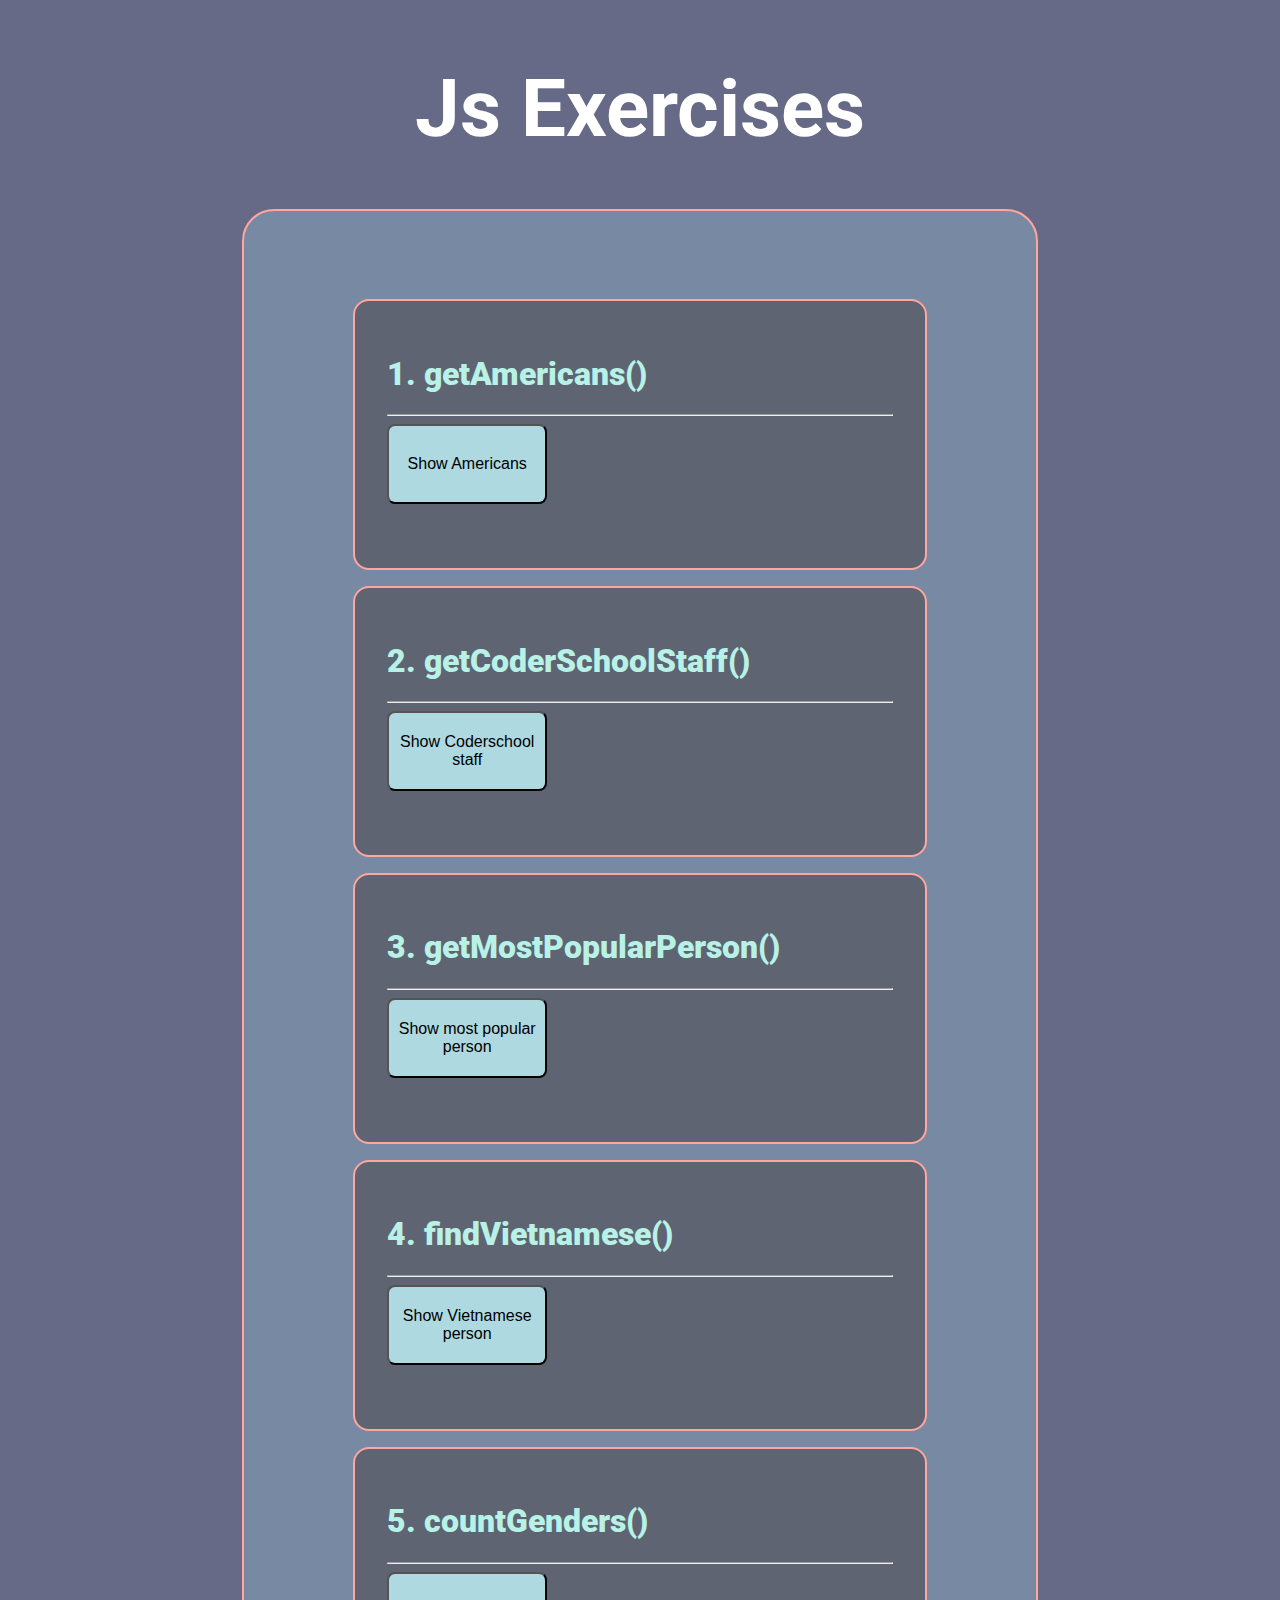
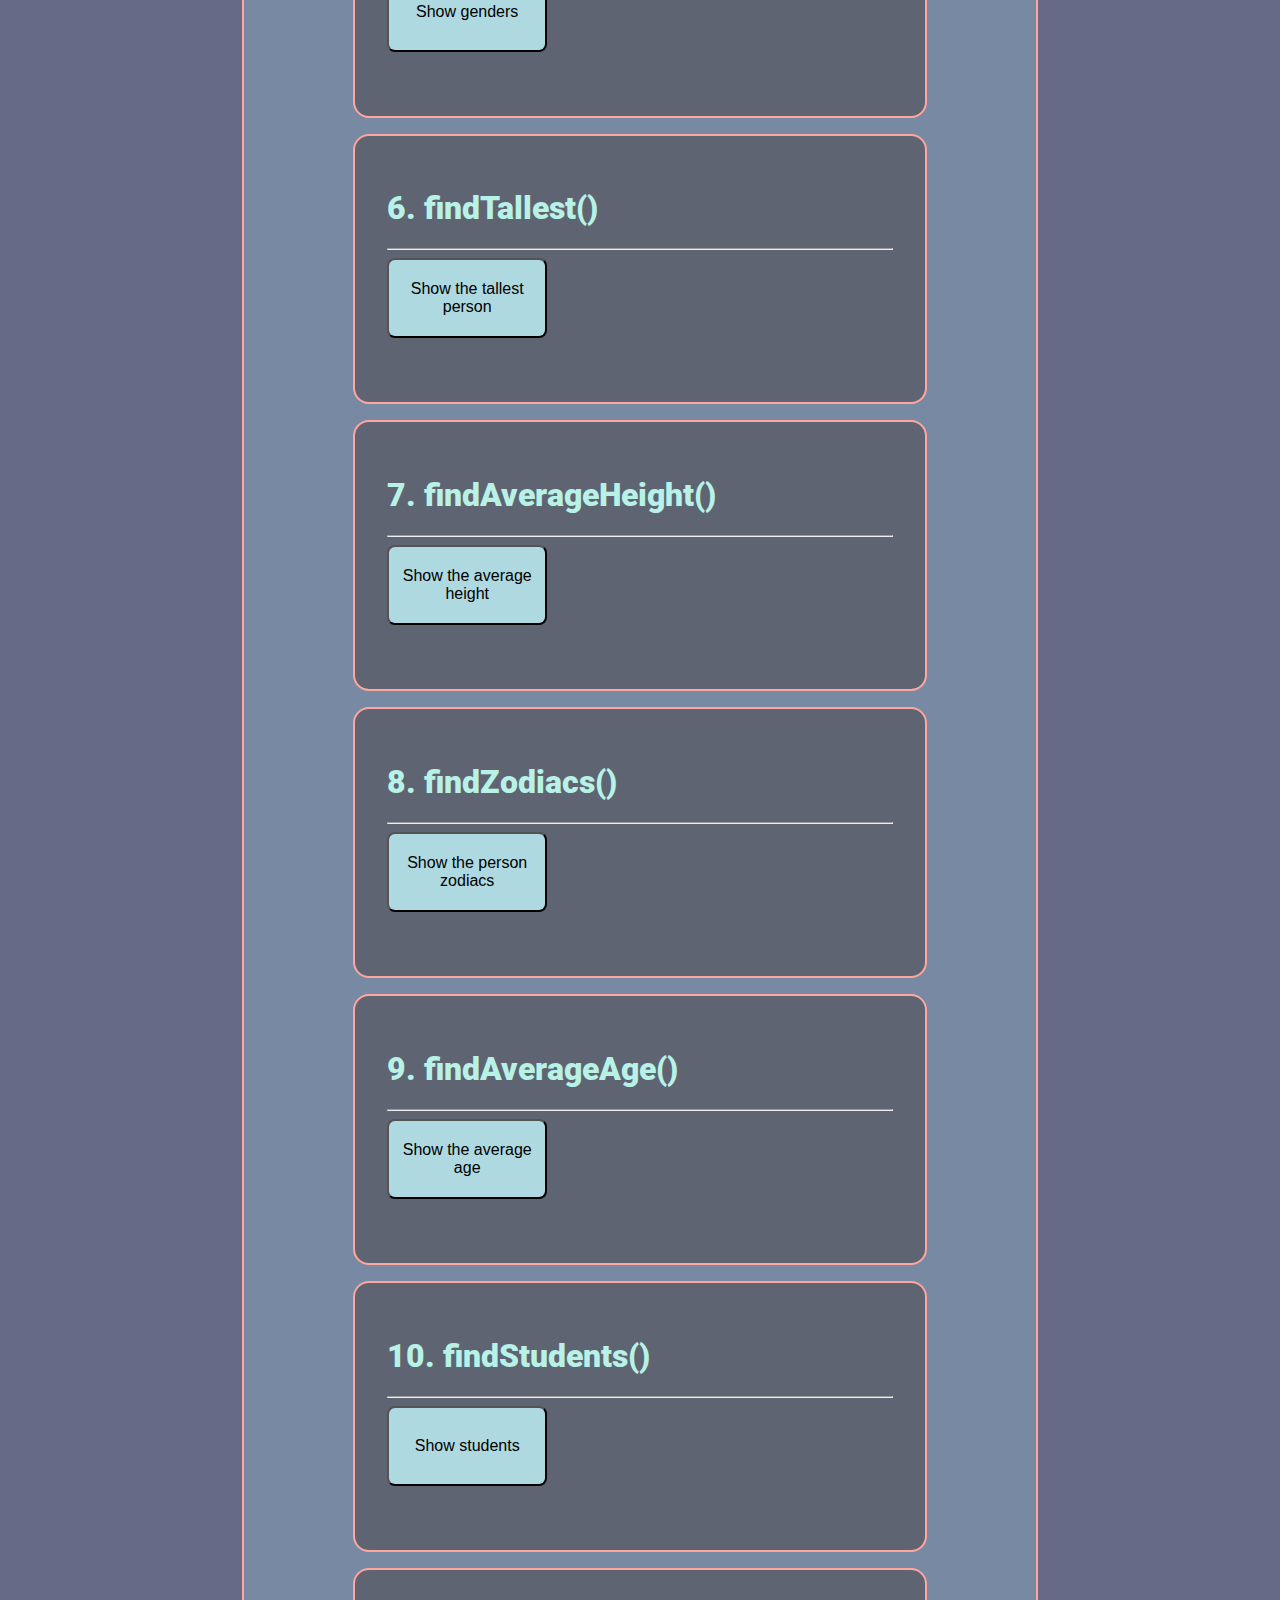
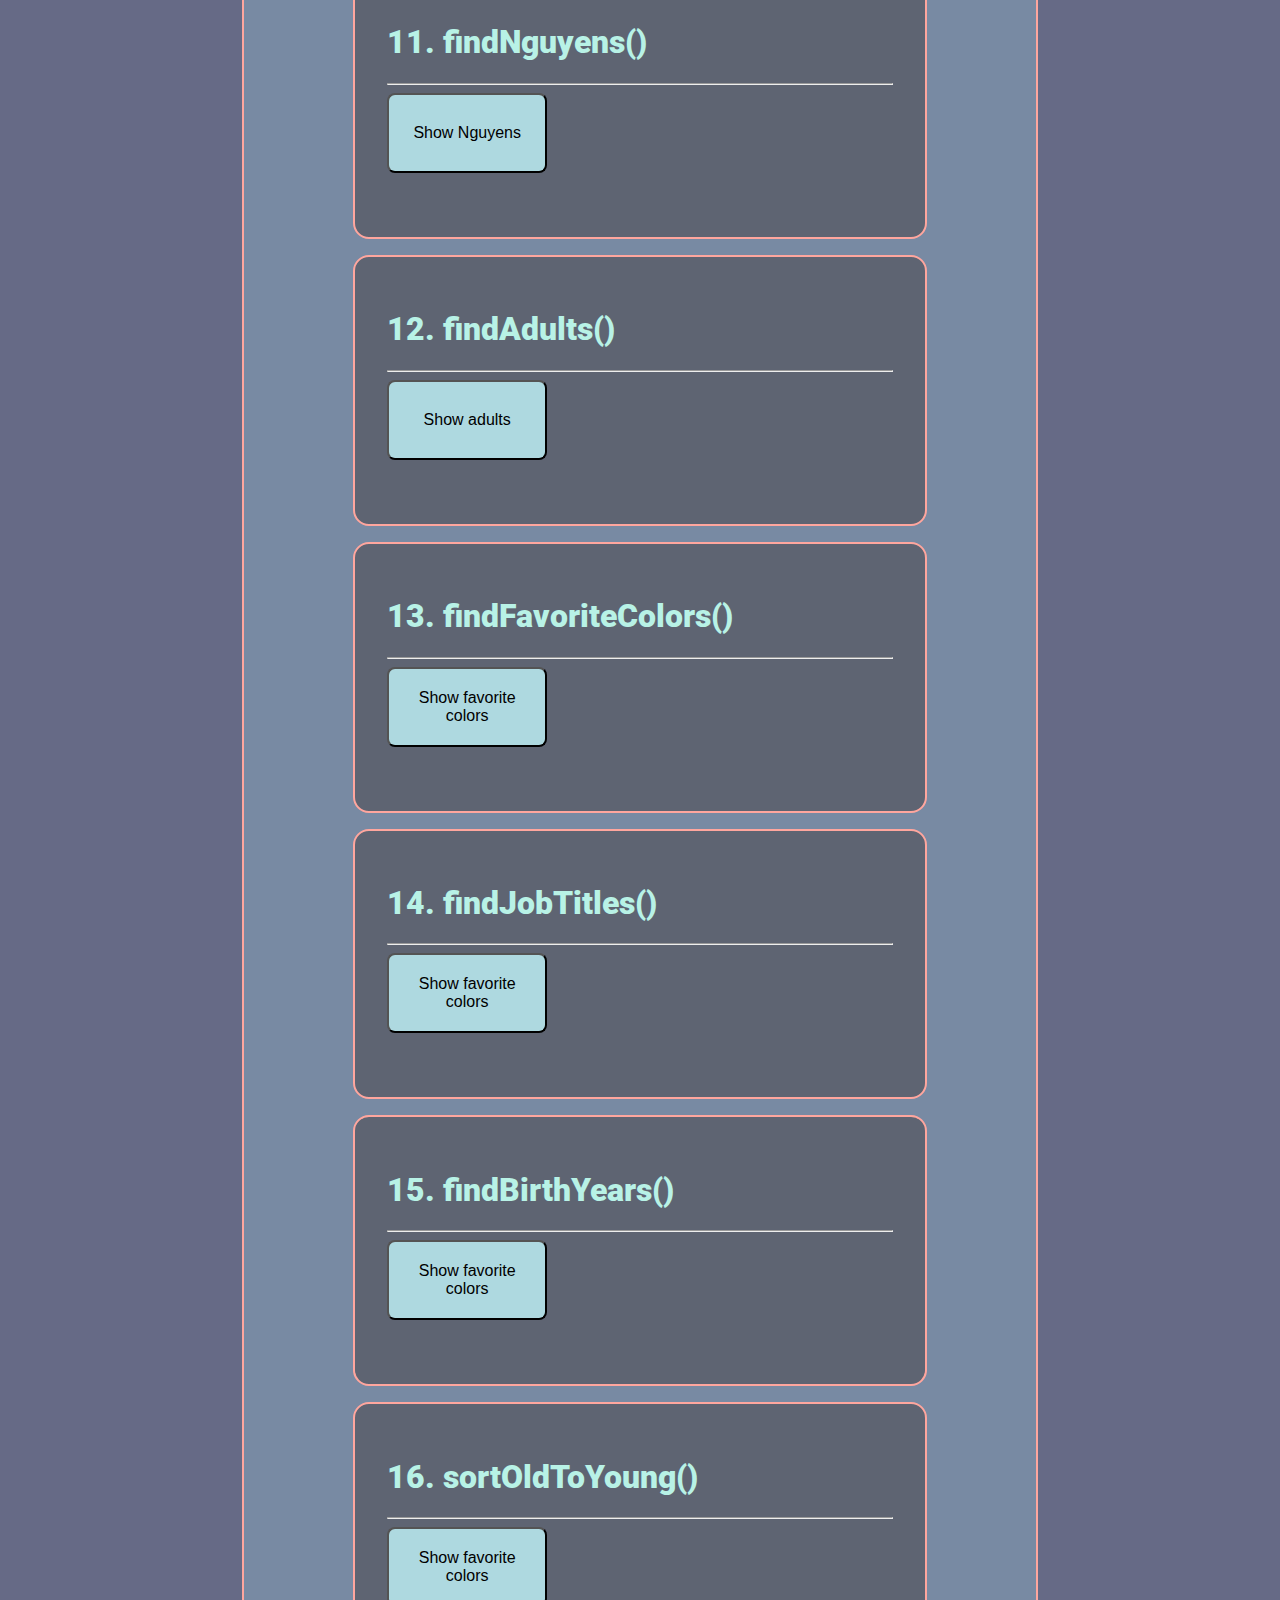
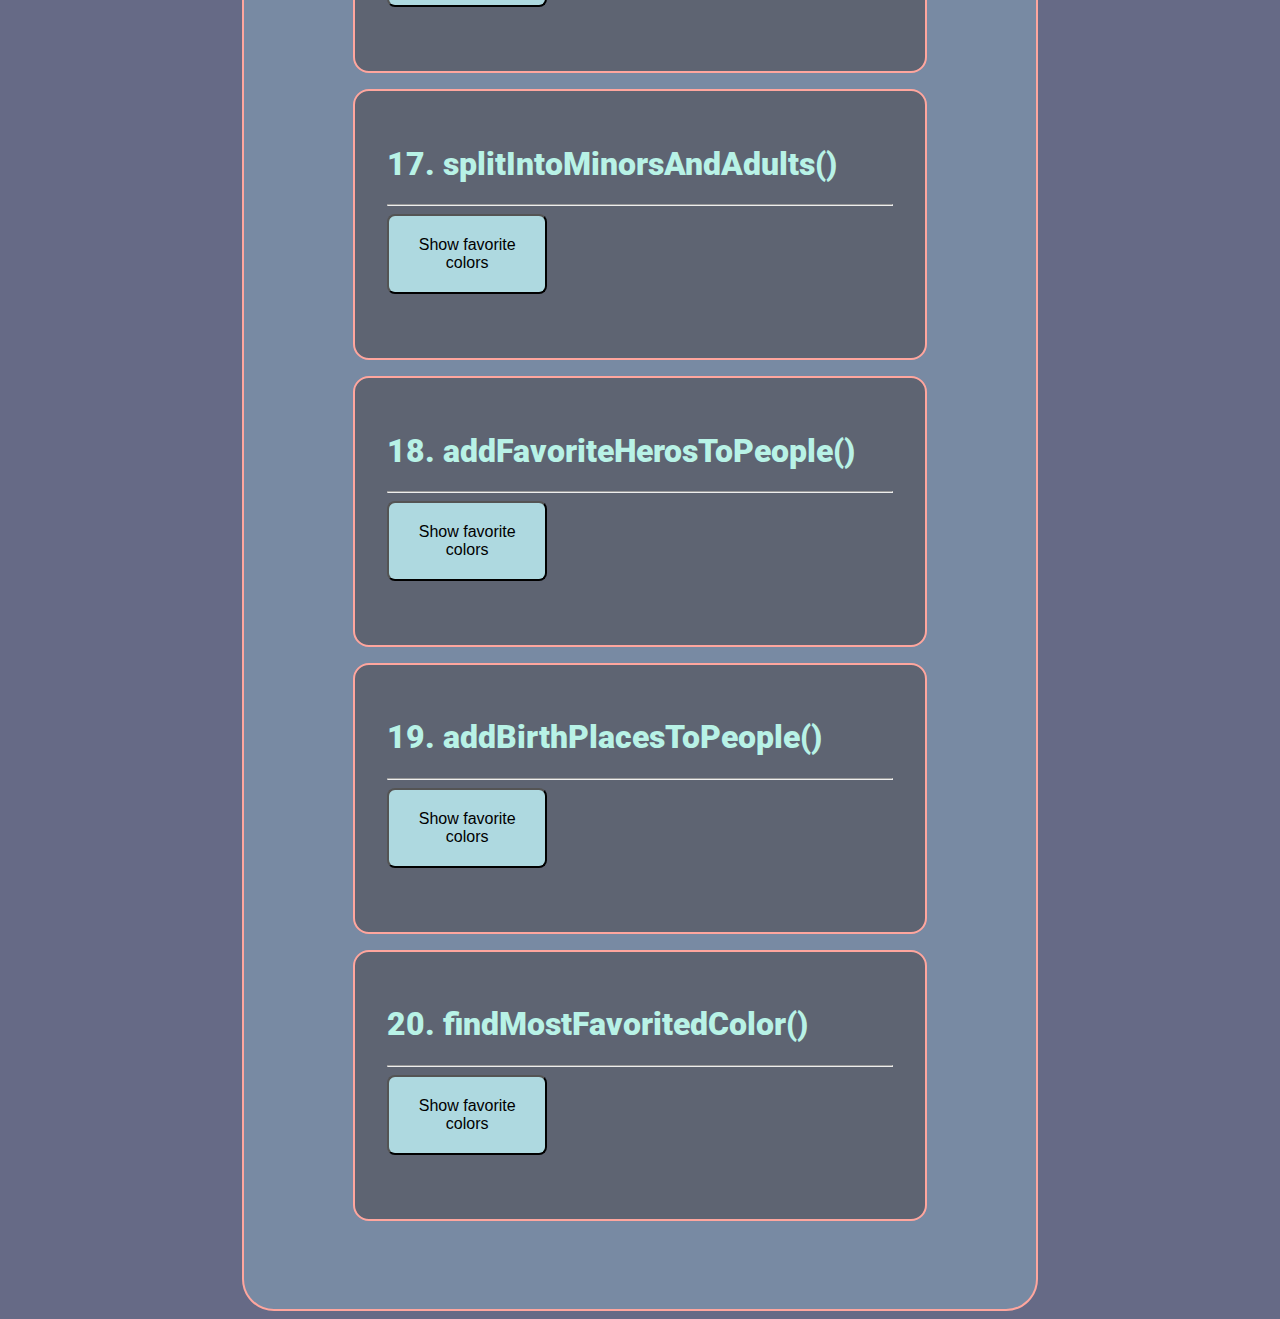
<file: Week 02/js-exercises-master/index.html>
<!doctype html>

<html lang="en">

<head>
  <meta charset="utf-8">

  <title>JS Duy Hung Exercises</title>
  <meta name="description" content="JS Exercises">
  <meta name="author" content="SitePoint">
  <link href="https://fonts.googleapis.com/css?family=Roboto&display=swap" rel="stylesheet">
  <link rel="stylesheet" href="https://use.fontawesome.com/releases/v5.6.3/css/all.css"
    integrity="sha384-UHRtZLI+pbxtHCWp1t77Bi1L4ZtiqrqD80Kn4Z8NTSRyMA2Fd33n5dQ8lWUE00s/" crossorigin="anonymous">

  <link rel="stylesheet" href="css/styles.css">
</head>

<body>
  <div class="header">
    <h1 class="header-title">
      <i class="fa fa-list-ol" style="font-size: 0.8em"></i> Js Exercises <i class="fa fa-clipboard"
        style="font-size: 0.8em"></i>
    </h1>
  </div>

  <div class="container">
    <div class="card">
      <h1 class="card-title">1. getAmericans()</h1>
      <hr>
      <button onclick="onGetAmericans()">Show Americans</button>
      <ul id="getAmericans">
      </ul>
    </div>

    <div class="card">
      <h1 class="card-title">2. getCoderSchoolStaff()</h1>
      <hr>
      <button onclick="onGetCoderSchoolStaff()">Show Coderschool staff</button>
      <ul id="getCoderSchoolStaff">
      </ul>
    </div>

    <div class="card">
      <h1 class="card-title">3. getMostPopularPerson()</h1>
      <hr>
      <button onclick="onGetMostPopularPerson()">Show most popular person</button>
      <ul id="getMostPopularPerson">
      </ul>
    </div>

    <div class="card">
      <h1 class="card-title">4. findVietnamese()</h1>
      <hr>
      <button onclick="findVietnamese()">Show Vietnamese person</button>
      <ul id="findVietnamese">
      </ul>
    </div>

    <div class="card">
      <h1 class="card-title">5. countGenders()</h1>
      <hr>
      <button onclick="countGenders()">Show genders</button>
      <ul id="countGenders">
      </ul>
    </div>

    <div class="card">
      <h1 class="card-title">6. findTallest()</h1>
      <hr>
      <button onclick="findTallest()">Show the tallest person</button>
      <ul id="findTallest">
      </ul>
    </div>

    <div class="card">
      <h1 class="card-title">7. findAverageHeight()</h1>
      <hr>
      <button onclick="findAverageHeight()">Show the average height</button>
      <ul id="findAverageHeight">
      </ul>
    </div>

    <div class="card">
      <h1 class="card-title">8. findZodiacs()</h1>
      <hr>
      <button onclick="findZodiacs()">Show the person zodiacs</button>
      <ul id="findZodiacs">
      </ul>
    </div>

    <div class="card">
      <h1 class="card-title">9. findAverageAge()</h1>
      <hr>
      <button onclick="findAverageAge()">Show the average age</button>
      <ul id="findAverageAge">
      </ul>
    </div>

    <div class="card">
      <h1 class="card-title">10. findStudents()</h1>
      <hr>
      <button onclick="findStudents()">Show students</button>
      <ul id="findStudents">
      </ul>
    </div>

    <div class="card">
      <h1 class="card-title">11. findNguyens()</h1>
      <hr>
      <button onclick="findNguyens()">Show Nguyens</button>
      <ul id="findNguyens">
      </ul>
    </div>

    <div class="card">
      <h1 class="card-title">12. findAdults()</h1>
      <hr>
      <button onclick="findAdults()">Show adults</button>
      <ul id="findAdults">
      </ul>
    </div>

    <div class="card">
      <h1 class="card-title">13. findFavoriteColors()</h1>
      <hr>
      <button onclick="findFavoriteColors()">Show favorite colors</button>
      <ul id="findFavoriteColors">
      </ul>
    </div>

    <div class="card">
      <h1 class="card-title">14. findJobTitles()</h1>
      <hr>
      <button onclick="findJobTitles()">Show favorite colors</button>
      <ul id="findJobTitles">
      </ul>
    </div>

    <div class="card">
      <h1 class="card-title">15. findBirthYears()</h1>
      <hr>
      <button onclick="findBirthYears()">Show favorite colors</button>
      <ul id="findBirthYears">
      </ul>
    </div>

    <div class="card">
      <h1 class="card-title">16. sortOldToYoung()</h1>
      <hr>
      <button onclick="sortOldToYoung()">Show favorite colors</button>
      <ul id="sortOldToYoung">
      </ul>
    </div>

    <div class="card">
      <h1 class="card-title">17. splitIntoMinorsAndAdults()</h1>
      <hr>
      <button onclick="splitIntoMinorsAndAdults()">Show favorite colors</button>
      <ul id="splitIntoMinorsAndAdults">
      </ul>
    </div>

    <div class="card">
      <h1 class="card-title">18. addFavoriteHerosToPeople()</h1>
      <hr>
      <button onclick="addFavoriteHerosToPeople()">Show favorite colors</button>
      <ul id="addFavoriteHerosToPeople">
      </ul>
    </div>

    <div class="card">
      <h1 class="card-title">19. addBirthPlacesToPeople()</h1>
      <hr>
      <button onclick="addBirthPlacesToPeople()">Show favorite colors</button>
      <ul id="addBirthPlacesToPeople">
      </ul>
    </div>

    <div class="card">
      <h1 class="card-title">20. findMostFavoritedColor()</h1>
      <hr>
      <button onclick="findMostFavoritedColor()">Show favorite colors</button>
      <ul id="findMostFavoritedColor">
      </ul>
    </div>

  </div>

  <script src="js/looping.js"></script>
</body>

</html>
</file>
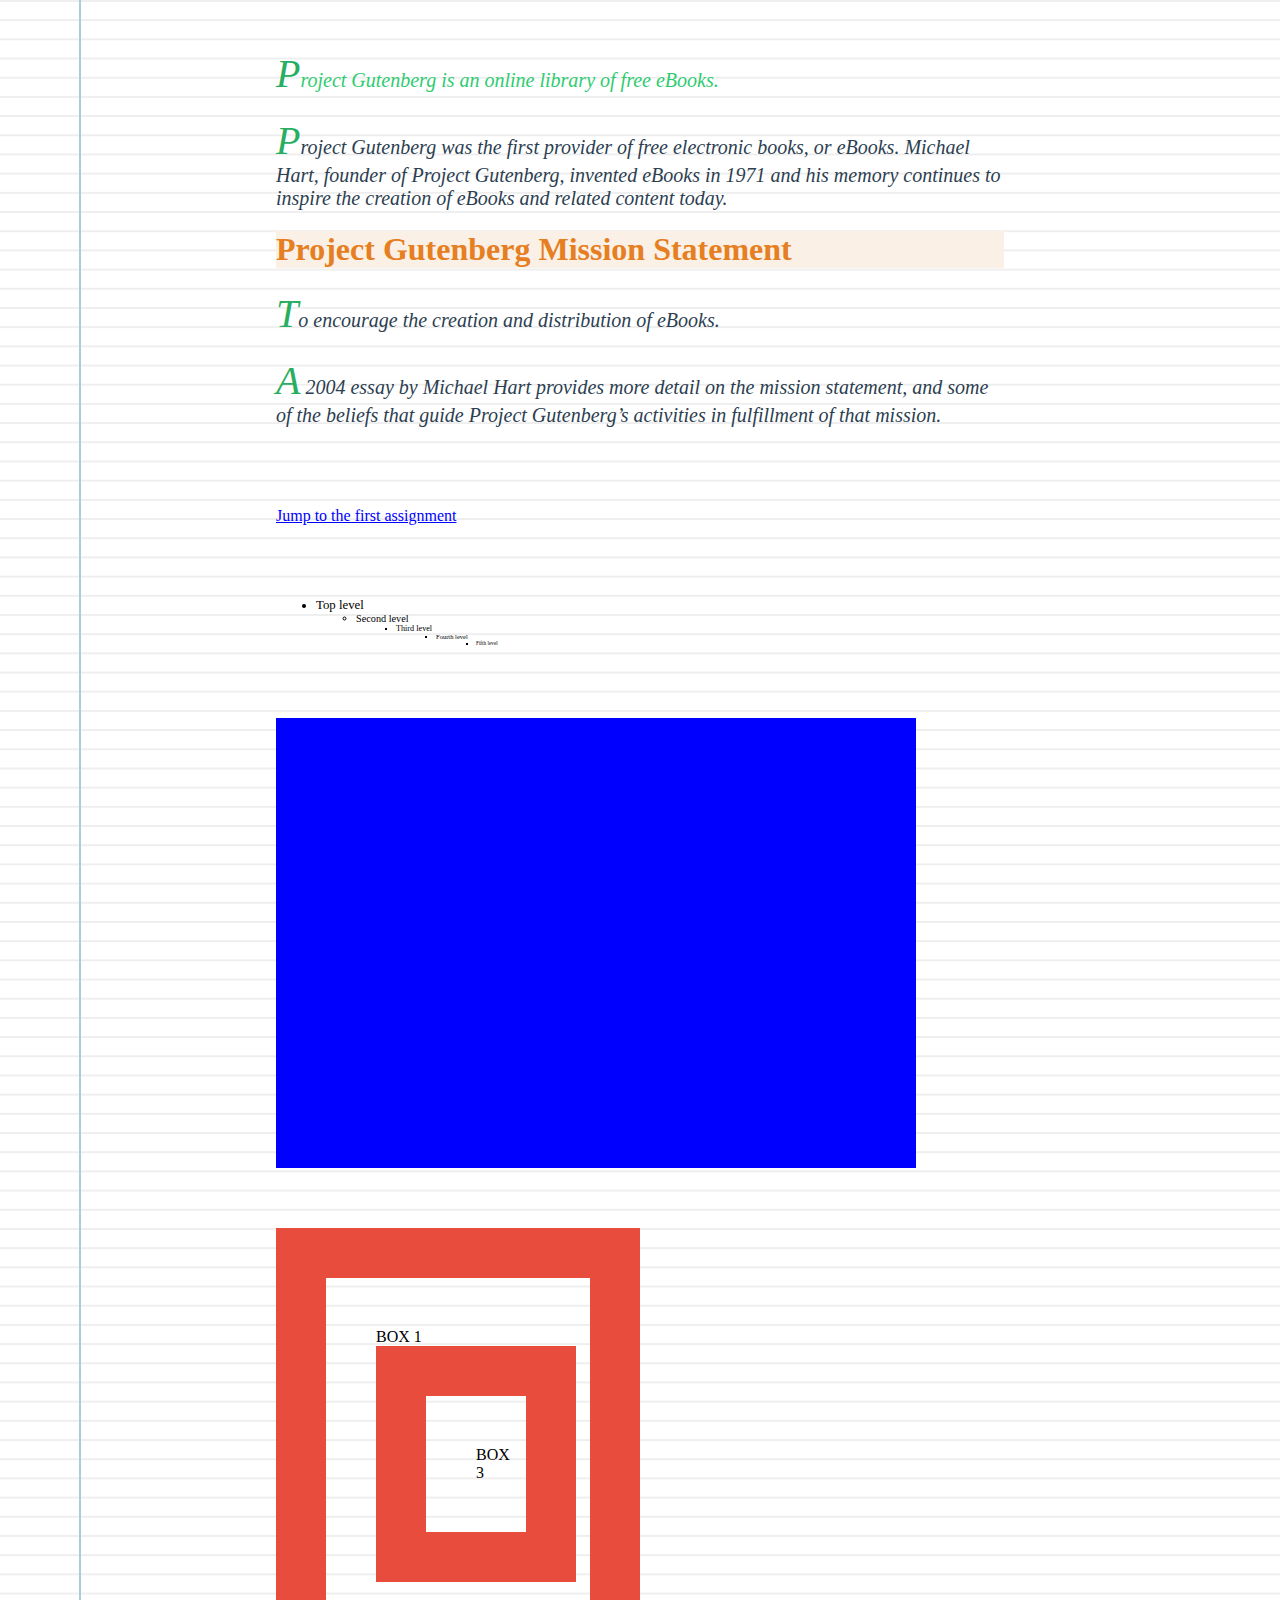
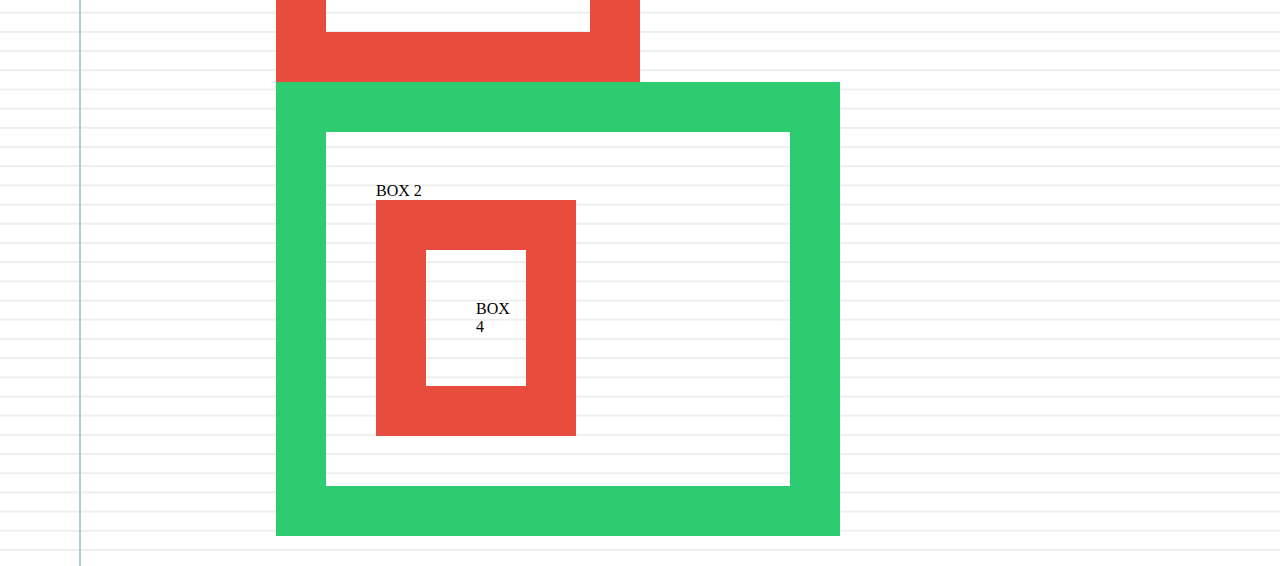
<file: Week 01/2 - Tuesday/Lab - CSS/index.html>
<!DOCTYPE html>
<html lang="en">

<head>
  <meta charset="UTF-8">
  <meta http-equiv="X-UA-Compatible" content="IE=edge">
  <meta name="viewport" content="width=device-width, initial-scale=1.0">
  <title>Document</title>
  <link rel="stylesheet" href="style.css">
</head>

<body>
  <section id="assignment1">
    <h1 class="header">About Project Gutenberg</h1>
    <p id="para1">Project Gutenberg is an online library of free eBooks.</p>
    <p>
      Project Gutenberg was the first provider of free electronic books, or
      eBooks. Michael Hart, founder of Project Gutenberg, invented eBooks in 1971
      and his memory continues to inspire the creation of eBooks and related
      content today.
    </p>
    <h1 class="header">Project Gutenberg Mission Statement</h1>
    <p>To encourage the creation and distribution of eBooks.</p>
    <p>
      A 2004 essay by Michael Hart provides more detail on the mission statement,
      and some of the beliefs that guide Project Gutenberg’s activities in
      fulfillment of that mission.
    </p>
  </section>

  <section id="assignment2">
    <a href="#assignment1">Jump to the first assignment</a>
  </section>

  <section id="assignment3">
    <ul>
      <li>
        Top level
        <ul>
          <li>
            Second level
            <ul>
              <li>
                Third level
                <ul>
                  <li>
                    Fourth level
                    <ul>
                      <li>Fifth level</li>
                    </ul>
                  </li>
                </ul>
              </li>
            </ul>
          </li>
        </ul>
      </li>
    </ul>
  </section>

  <section id="assignment4">
    <div class="square"></div>
  </section>

  <section id="assignment5">
    <div class="box">Box 1
      <div class="box">Box 3</div>
    </div>
    <div class="box content">Box 2
      <div class="box">Box 4</div>
    </div>
  </section>
  
</body>

</html>
</file>
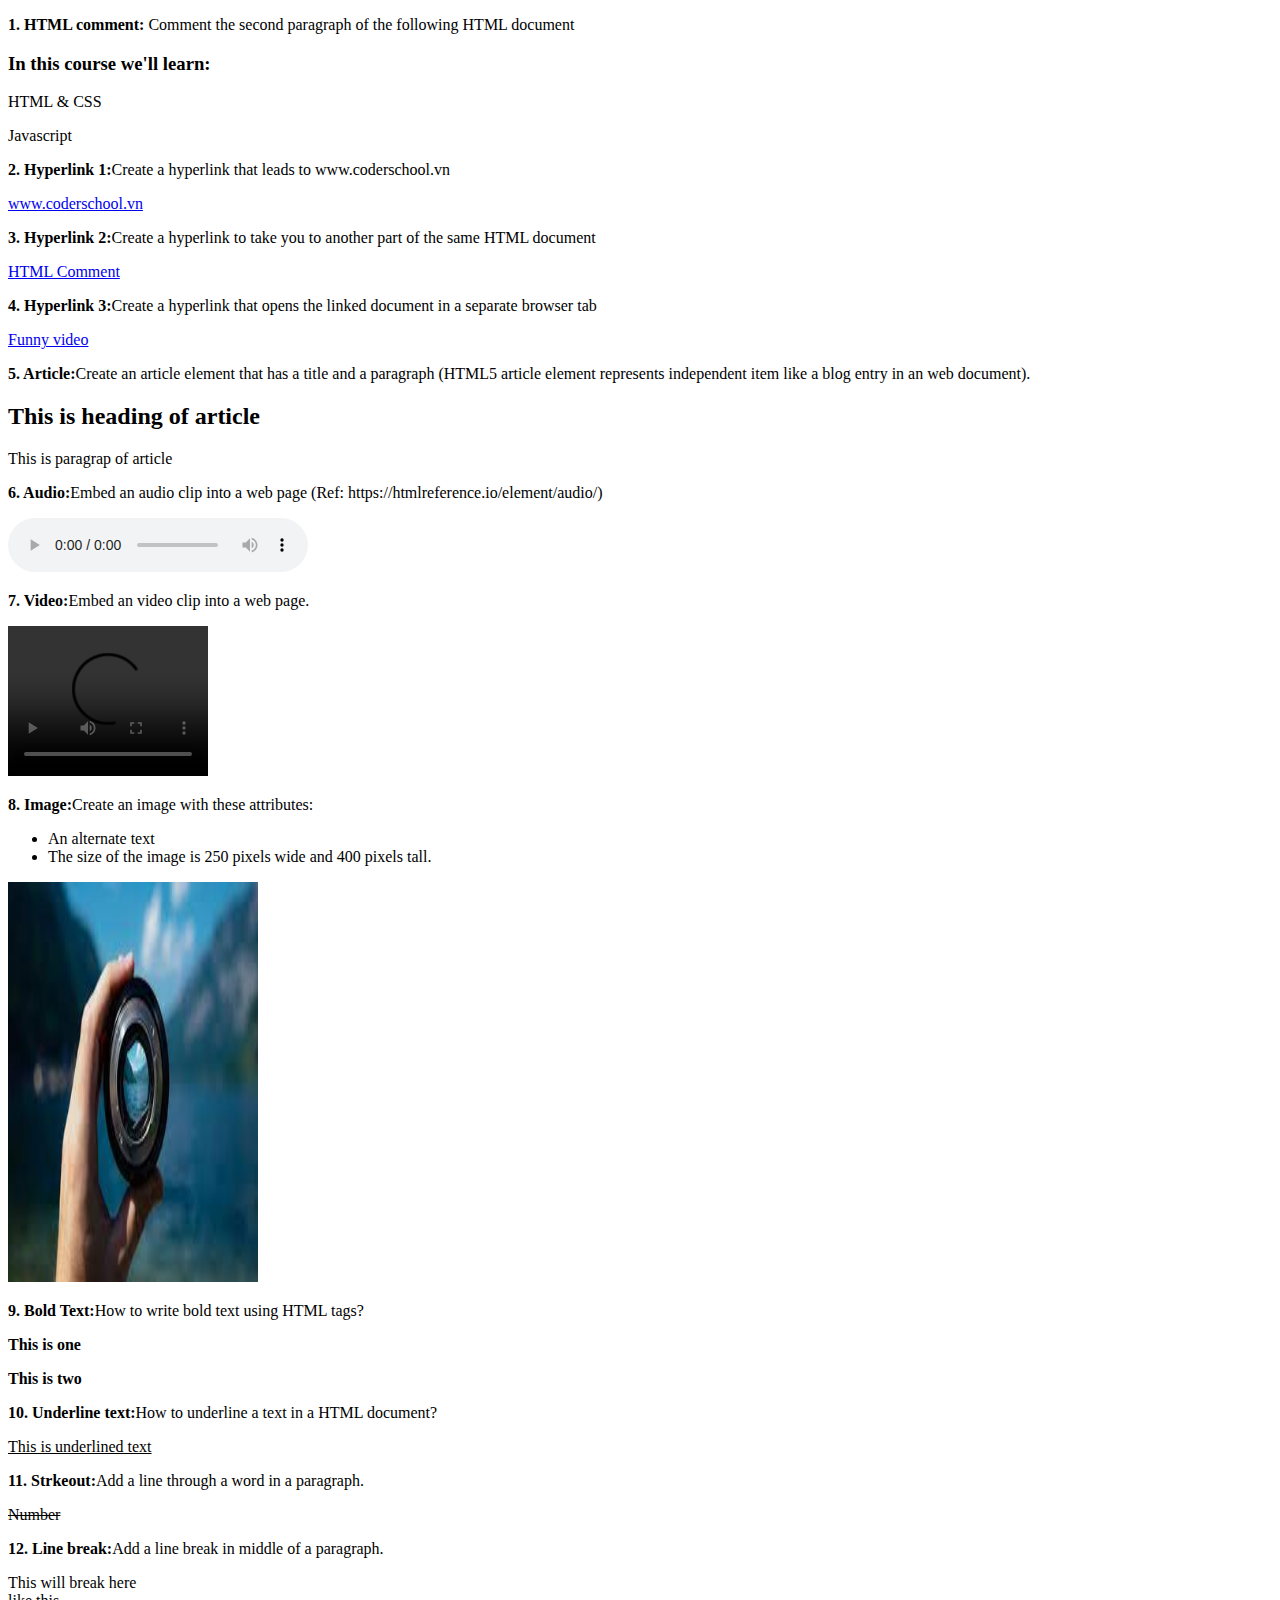
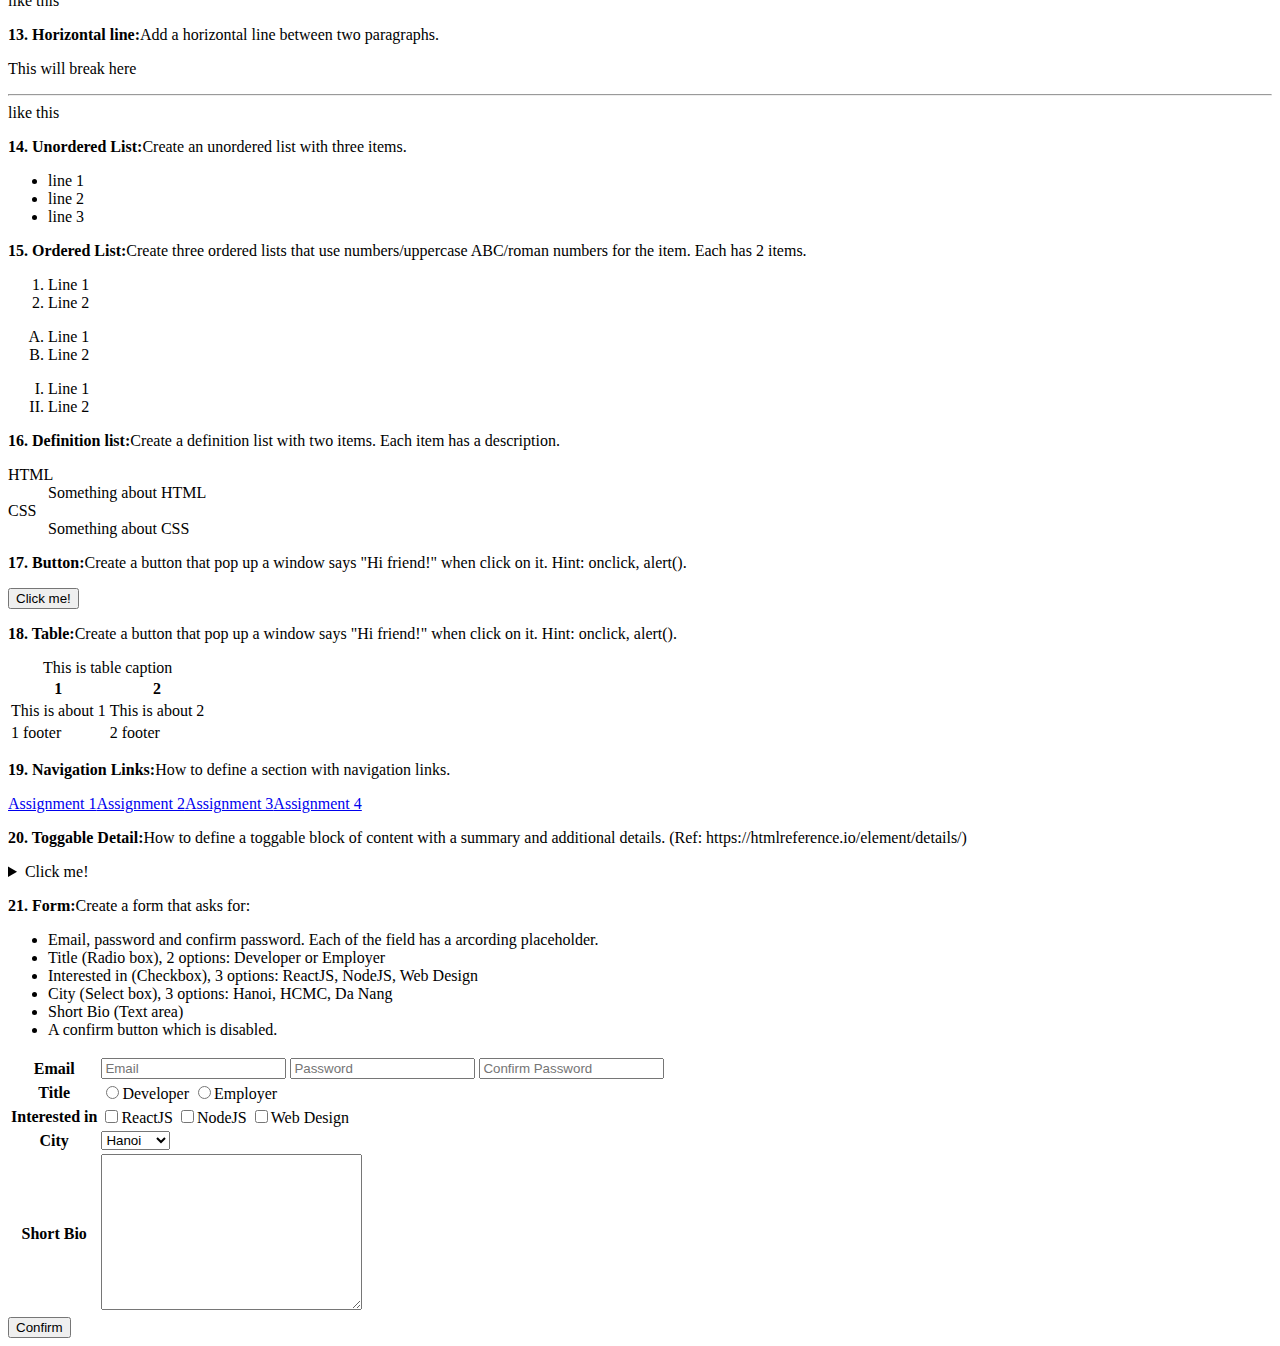
<file: Week 01/2 - Tuesday/Lab - HTML/index.html>
<!DOCTYPE html>
<html lang="en">

<head>
  <meta charset="UTF-8">
  <meta http-equiv="X-UA-Compatible" content="IE=edge">
  <meta name="viewport" content="width=device-width, initial-scale=1.0">
  <title>Document</title>
</head>

<body>
  <!-- 1. HTML comment -->
  <section id="ass-01">
    <p><strong>1. HTML comment:</strong> Comment the second paragraph of the following HTML document</p>
    <h3>In this course we'll learn:</h3>
    <p>HTML & CSS</p>
    <!-- <p>Python</p> -->
    <p>Javascript</p>
  </section>

  <!-- 2. Hyperlink 1 -->
  <section id="ass-02">
    <p><strong>2. Hyperlink 1:</strong>Create a hyperlink that leads to www.coderschool.vn</p>
    <a href="www.coderschool.vn">www.coderschool.vn</a>
  </section>

  <!-- 3. Hyperlink 2 -->
  <section id="ass-03">
    <p><strong>3. Hyperlink 2:</strong>Create a hyperlink to take you to another part of the same HTML document</p>
    <a href="#ass-01">HTML Comment</a>
  </section>

  <!-- 4. Hyperlink 3 -->
  <section id="ass-04">
    <p><strong>4. Hyperlink 3:</strong>Create a hyperlink that opens the linked document in a separate browser tab</p>
    <a href="https://www.youtube.com/watch?v=S7f24xceqSs" target="_blank">Funny video</a>
  </section>

  <!-- 5. Article -->
  <section id="ass-05">
    <p><strong>5. Article:</strong>Create an article element that has a title and a paragraph (HTML5 article element
      represents independent item like a blog entry in an web document).</p>
    <article>
      <h2>This is heading of article</h2>
      <p>This is paragrap of article</p>
    </article>
  </section>

  <!-- 6. Audio -->
  <section id="ass-06">
    <p><strong>6. Audio:</strong>Embed an audio clip into a web page (Ref: https://htmlreference.io/element/audio/)</p>
    <audio src="https://htmlreference.io/assets/Hal.mp3" controls></audio>
  </section>

  <!-- 7. Video -->
  <section id="ass-07">
    <p><strong>7. Video:</strong>Embed an video clip into a web page.</p>
    <video width="200" height="150" controls>
      <source src="https://www.learningcontainer.com/wp-content/uploads/2020/05/sample-mp4-file.mp4" type="video/mp4">
      No video support.
    </video>
  </section>

  <!-- 8. Image -->
  <section id="ass-08">
    <p>
      <strong>8. Image:</strong>Create an image with these attributes:
      <ul>
        <li>An alternate text</li>
        <li>The size of the image is 250 pixels wide and 400 pixels tall.</li>
      </ul>
    </p>
    <img
      src="[data-uri]"
      alt="Natural" width="250px" height="400px">
  </section>

  <!-- 9. Bold Text -->
  <section id="ass-09">
    <p><strong>9. Bold Text:</strong>How to write bold text using HTML tags?</p>
    <p><strong>This is one</strong></p>
    <p><b>This is two</b></p>
  </section>

  <!-- 10. Underline text -->
  <section id="ass-10">
    <p><strong>10. Underline text:</strong>How to underline a text in a HTML document?</p>
    <u>This is underlined text</u>
  </section>

  <!-- 11. Strkeout -->
  <section id="ass-11">
    <p><strong>11. Strkeout:</strong>Add a line through a word in a paragraph.</p>
    <p><del>Number</del></p>
  </section>

  <!-- 12. Line break -->
  <section id="ass-12">
    <p><strong>12. Line break:</strong>Add a line break in middle of a paragraph.</p>
    <p>This will break here<br> like this</p>
  </section>

  <!-- 13. Horizontal line -->
  <section id="ass-13">
    <p><strong>13. Horizontal line:</strong>Add a horizontal line between two paragraphs.</p>
    <p>This will break here
      <hr> like this</p>
  </section>

  <!-- 14. Unordered List -->
  <section id="ass-14">
    <p><strong>14. Unordered List:</strong>Create an unordered list with three items.</p>
    <ul>
      <li>line 1</li>
      <li>line 2</li>
      <li>line 3</li>
    </ul>
  </section>

  <!-- 15. Ordered List -->
  <section id="ass-15">
    <p><strong>15. Ordered List:</strong>Create three ordered lists that use numbers/uppercase ABC/roman numbers for the
      item. Each has 2 items.</p>
    <ol>
      <li>Line 1</li>
      <li>Line 2</li>
    </ol>
    <ol type="A">
      <li>Line 1</li>
      <li>Line 2</li>
    </ol>
    <ol type="I">
      <li>Line 1</li>
      <li>Line 2</li>
    </ol>
  </section>

  <!-- 16. Definition list -->
  <section id="ass-16">
    <p><strong>16. Definition list:</strong>Create a definition list with two items. Each item has a description.</p>
    <dl>
      <dt>HTML</dt>
      <dd>Something about HTML</dd>
      <dt>CSS</dt>
      <dd>Something about CSS</dd>
    </dl>
  </section>

  <!-- 17. Button -->
  <section id="ass-17">
    <p><strong>17. Button:</strong>Create a button that pop up a window says "Hi friend!" when click on it. Hint:
      onclick, alert().</p>
    <button onclick="alert('You clicked me!')">Click me!</button>
  </section>

  <!-- 18. Table -->
  <section id="ass-18">
    <p><strong>18. Table:</strong>Create a button that pop up a window says "Hi friend!" when click on it. Hint:
      onclick, alert().</p>
    <table>
      <caption>This is table caption</caption>
      <thead>
        <tr>
          <th>1</th>
          <th>2</th>
        </tr>
      </thead>
      <tbody>
        <tr>
          <td>This is about 1</td>
          <td>This is about 2</td>
        </tr>
      </tbody>
      <tfoot>
        <tr>
          <td>1 footer</td>
          <td>2 footer</td>
        </tr>
      </tfoot>
    </table>
  </section>

  <!-- 19. Navigation Links -->
  <section id="ass-19">
    <p><strong>19. Navigation Links:</strong>How to define a section with navigation links.</p>
    <nav>
      <a href="#ass-01">Assignment 1</a><a href="#ass-02">Assignment 2</a><a href="#ass-03">Assignment 3</a><a
        href="#ass-04">Assignment 4</a>
    </nav>
  </section>

  <!-- 20. Toggable Detail -->
  <section id="ass-20">
    <p><strong>20. Toggable Detail:</strong>How to define a toggable block of content with a summary and additional
      details. (Ref: https://htmlreference.io/element/details/)</p>
    <details>
      <summary>Click me!</summary>
      <p>Wow, I show you more about me.</p>
    </details>
  </section>

  <!-- 21. Form -->
  <section id="ass-21">
    <p>
      <strong>21. Form:</strong>Create a form that asks for:
      <ul>
        <li>Email, password and confirm password. Each of the field has a arcording placeholder.</li>
        <li>Title (Radio box), 2 options: Developer or Employer</li>
        <li>Interested in (Checkbox), 3 options: ReactJS, NodeJS, Web Design</li>
        <li>City (Select box), 3 options: Hanoi, HCMC, Da Nang</li>
        <li>Short Bio (Text area)</li>
        <li>A confirm button which is disabled.</li>
      </ul>
    </p>
    <form action="">
      <table>
        <tbody>
          <tr>
            <th>Email</th>
            <td>
              <input type="email" name="email" id="email" placeholder="Email">
              <input type="password" name="passwordInput" id="passwordInput" placeholder="Password">
              <input type="password" name="confirmPassword" id="confirmPassword" placeholder="Confirm Password">
            </td>
          </tr>
          <tr>
            <th>Title</th>
            <td>
              <input type="radio" name="title" value="Developer">Developer
              <input type="radio" name="title" value="Employer">Employer
            </td>
          </tr>
          <tr>
            <th>Interested in</th>
            <td>
              <input type="checkbox" name="interested" value="ReactJS">ReactJS
              <input type="checkbox" name="interested" value="NodeJS">NodeJS
              <input type="checkbox" name="interested" value="Web Design">Web Design
            </td>
          </tr>
          <tr>
            <th>City</th>
            <td>
              <select name="city" id="city">
                <option value="Hanoi">Hanoi</option>
                <option value="HCMC">HCMC</option>
                <option value="Danang">Danang</option>
              </select>
            </td>
          </tr>
          <tr>
            <th>Short Bio</th>
            <td><textarea name="bio" id="bio" cols="30" rows="10"></textarea></td>
          </tr>
        </tbody>
      </table>
      <button type="submit">Confirm</button>
    </form>
  </section>

  <script>
    var password = document.getElementById("passwordInput"),
      confirm_password = document.getElementById("confirmPassword");

    function validatePassword() {
      if (password.value != confirm_password.value) {
        confirm_password.setCustomValidity("Passwords Don't Match");
      } else {
        confirm_password.setCustomValidity('');
      }
    }

    password.onchange = validatePassword;
    confirm_password.onkeyup = validatePassword;
  </script>
</body>

</html>
</file>
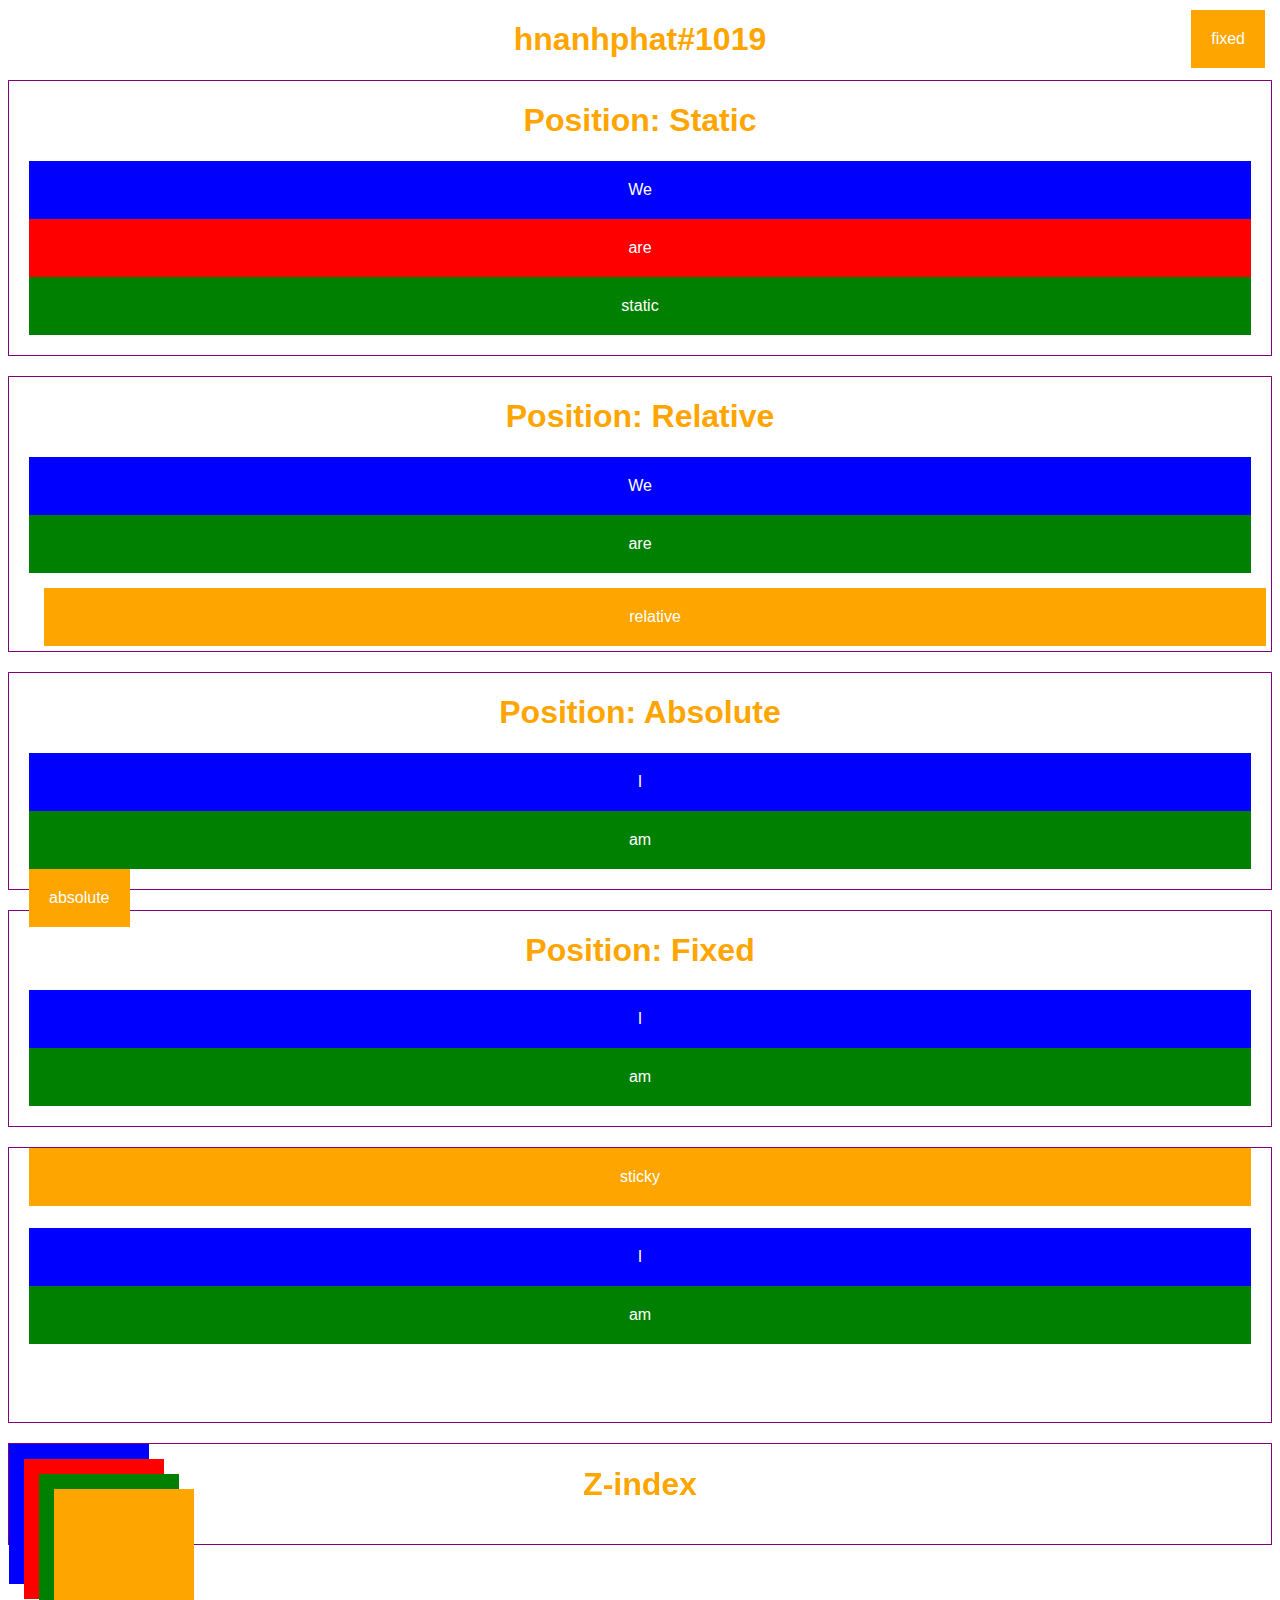
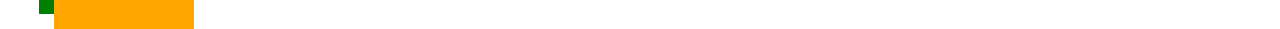
<file: Week 01/3 - Wednesday/Position/index.html>
<!DOCTYPE html>
<html lang="en">

<head>
  <meta charset="UTF-8">
  <meta http-equiv="X-UA-Compatible" content="IE=edge">
  <meta name="viewport" content="width=device-width, initial-scale=1.0">
  <title>Position Ex</title>
  <link rel="stylesheet" href="style.css">
</head>

<body>
  <h1>hnanhphat#1019</h1>

  <section id="static">
    <h1>Position: Static</h1>
    <div class="box blue">We</div>
    <div class="box red">are</div>
    <div class="box green">static</div>
  </section>

  <section id="relative">
    <h1>Position: Relative</h1>
    <div class="box blue">We</div>
    <div class="box green">are</div>
    <div class="box orange">relative</div>
  </section>

  <section id="absolute">
    <h1>Position: Absolute</h1>
    <div class="box blue">I</div>
    <div class="box green">am</div>
    <div class="box orange">absolute</div>
  </section>

  <section id="fixed">
    <h1>Position: Fixed</h1>
    <div class="box blue">I</div>
    <div class="box green">am</div>
    <div class="box orange">fixed</div>
  </section>

  <section id="sticky">
    <h1>Position: Sticky</h1>
    <div class="box blue">I</div>
    <div class="box green">am</div>
    <div class="box orange">sticky</div>
  </section>

  <section id="z-index">
    <h1>Z-index</h1>
    <div class="box blue"></div>
    <div class="box red"></div>
    <div class="box green"></div>
    <div class="box orange"></div>
  </section>
</body>

</html>
</file>
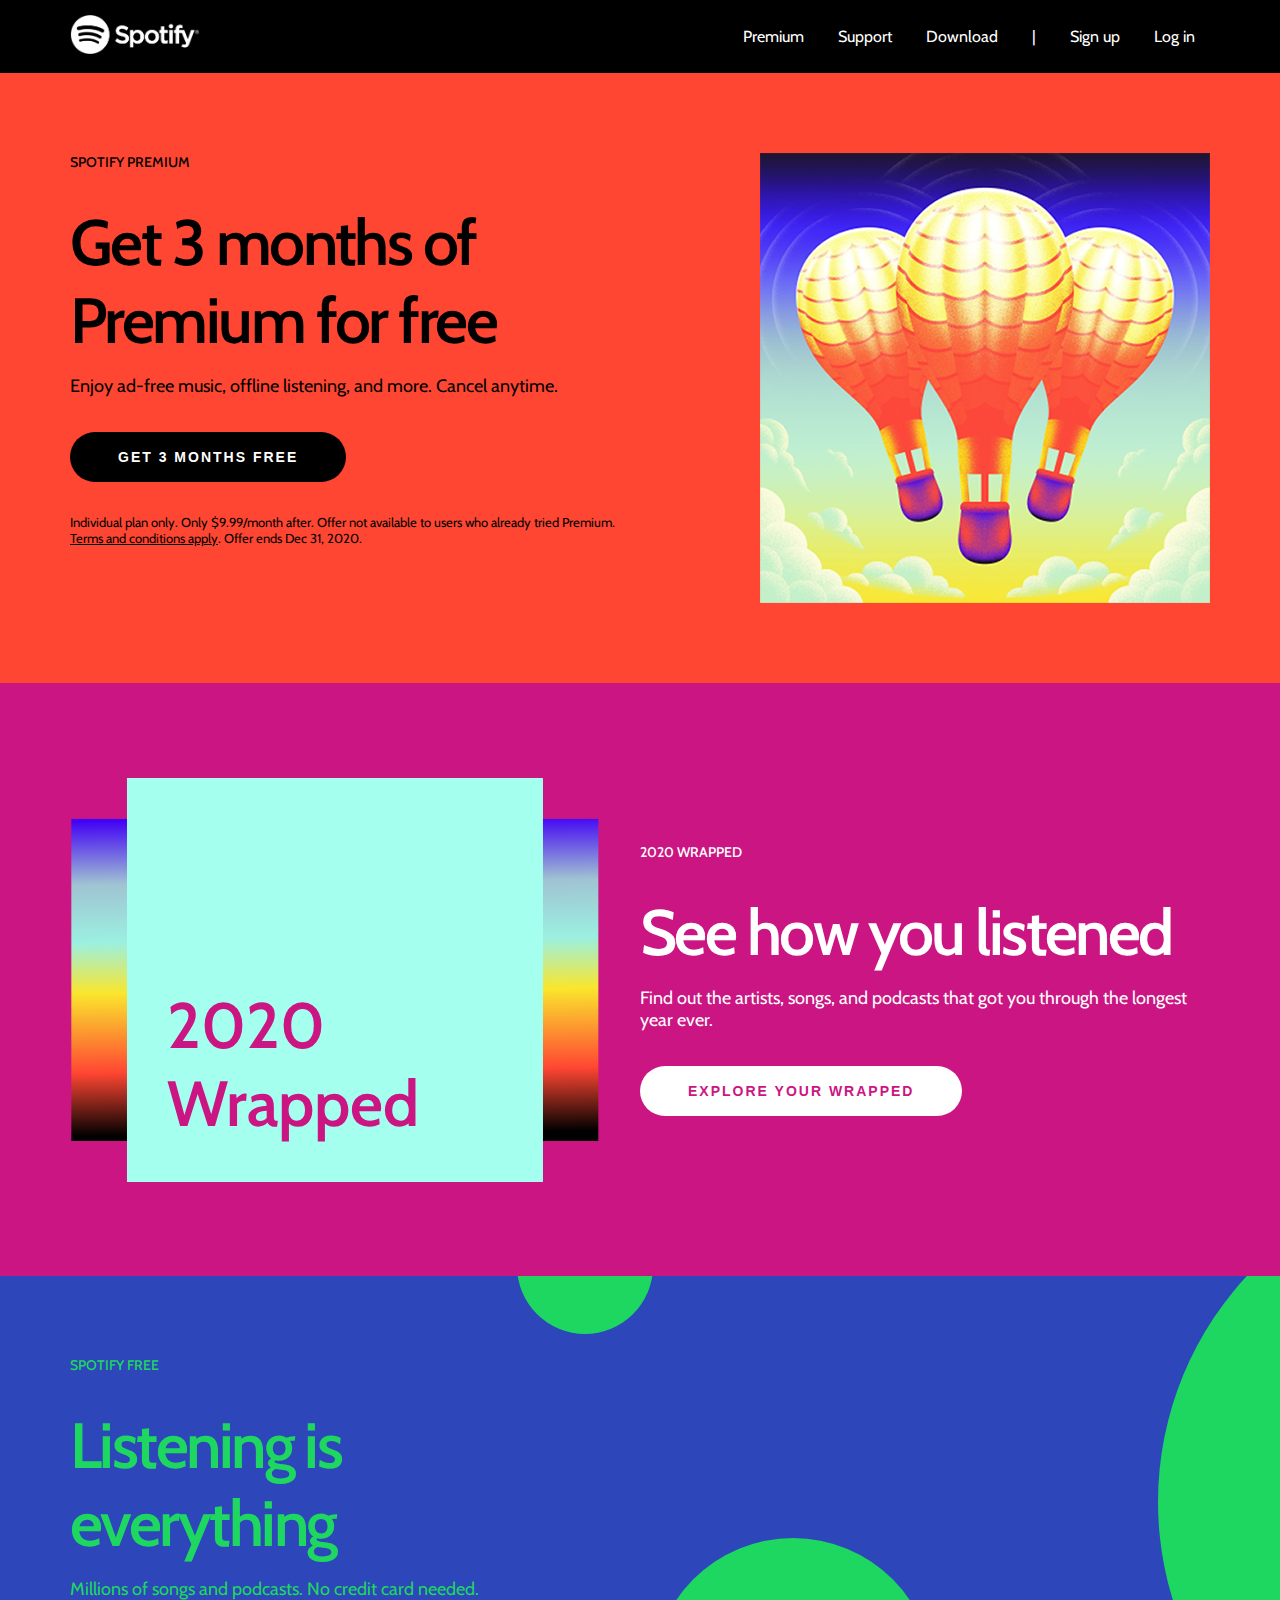
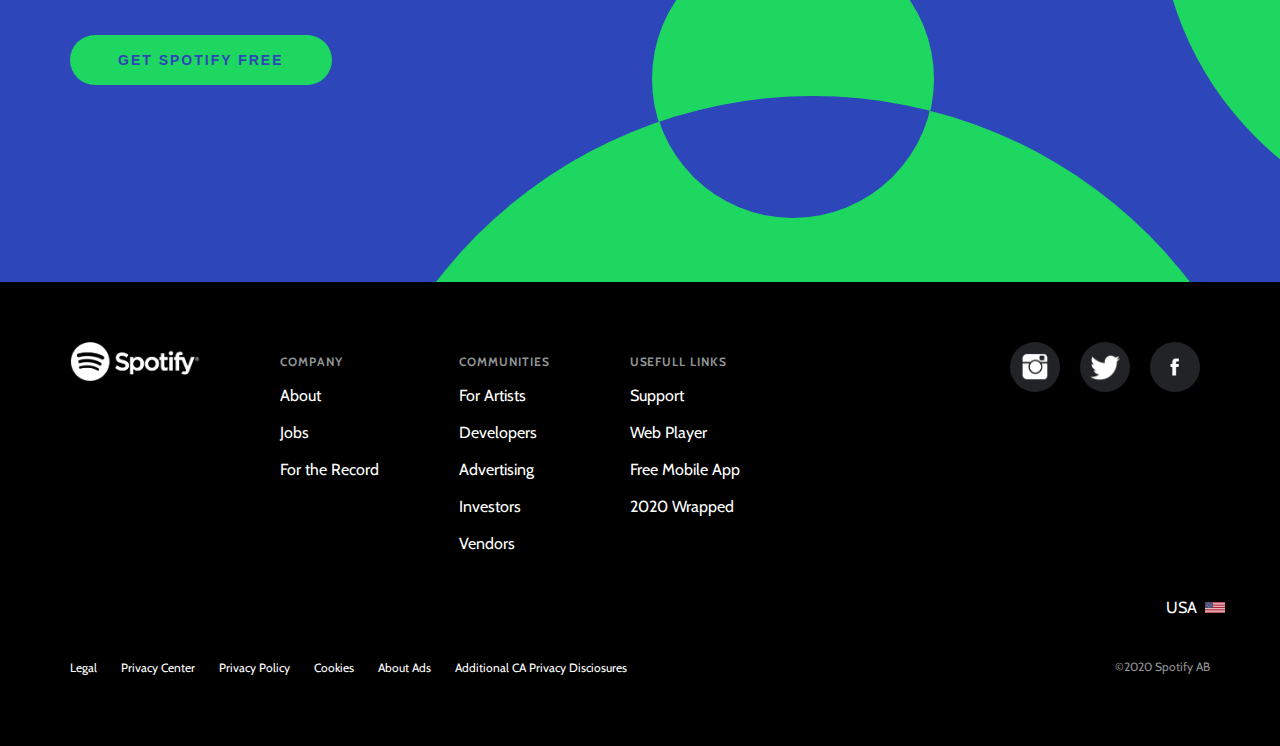
<file: Week 01/4 - Thursday/Spotify/index.html>
<!DOCTYPE html>
<html lang="en">

<head>
  <meta charset="UTF-8">
  <meta http-equiv="X-UA-Compatible" content="IE=edge">
  <meta name="viewport" content="width=device-width, initial-scale=1.0">
  <title>Spotify</title>
  <link rel="stylesheet" href="style.css">
</head>

<body>
  <header>
    <div class="container">
      <a href="#" class="logo"><img src="./img/logo.png" alt=""></a>
      <nav>
        <a href="#" class="cm-link">Premium</a>
        <a href="#" class="cm-link">Support</a>
        <a href="#" class="cm-link">Download</a>
        <span>|</span>
        <a href="#" class="cm-link">Sign up</a>
        <a href="#" class="cm-link">Log in</a>
      </nav>
    </div>
  </header>

  <section id="sec-01">
    <div class="container">
      <div class="content">
        <h4>SPOTIFY PREMIUM</h4>
        <h2>Get 3 months of Premium for free</h2>
        <h5>Enjoy ad-free music, offline listening, and more. Cancel anytime.</h5>
        <button class="btn-black">GET 3 MONTHS FREE</button>
        <span>Individual plan only. Only $9.99/month after. Offer not available to users who already tried Premium. <a href="#">Terms and conditions apply</a>. Offer ends Dec 31, 2020.</span>
      </div>
      <img src="./img/balloon.png" alt="">
    </div>
  </section>

  <section id="sec-02">
    <div class="container">
      <div class="img">
        <div class="img-bot"></div>
        <div class="img-top">2020<br>Wrapped</div>
      </div>
      <div class="content">
        <h4>2020 WRAPPED</h4>
        <h2>See how you listened</h2>
        <h5>Find out the artists, songs, and podcasts that got you through the longest year ever.</h5>
        <button class="btn-white">EXPLORE YOUR WRAPPED</button>
      </div>
    </div>
  </section>

  <section id="sec-03">
    <div class="circle circle-01"></div>
    <div class="circle circle-02"></div>
    <div class="circle circle-03"></div>
    <div class="circle circle-04">
      <div class="circle circle-05"></div>
    </div>
    <div class="container">
      <div class="content">
        <h4>SPOTIFY FREE</h4>
        <h2>Listening is <br>everything</h2>
        <h5>Millions of songs and podcasts. No credit card needed.</h5>
        <button class="btn-green">GET SPOTIFY FREE</button>
      </div>
    </div>
  </section>

  <footer>
    <div class="container">
      <div class="box">
        <a href="#" class="logo"><img src="./img/logo.png" alt="Spotify"></a>
        <ul class="directory">
          <li>
            <p>Company</p>
            <a href="#" class="cm-link">About</a><br>
            <a href="#" class="cm-link">Jobs</a><br>
            <a href="#" class="cm-link">For the Record</a>
          </li>
          <li>
            <p>Communities</p>
            <a href="#" class="cm-link">For Artists</a><br>
            <a href="#" class="cm-link">Developers</a><br>
            <a href="#" class="cm-link">Advertising</a><br>
            <a href="#" class="cm-link">Investors</a><br>
            <a href="#" class="cm-link">Vendors</a>
          </li>
          <li>
            <p>Usefull Links</p>
            <a href="#" class="cm-link">Support</a><br>
            <a href="#" class="cm-link">Web Player</a><br>
            <a href="#" class="cm-link">Free Mobile App</a><br>
            <a href="#" class="cm-link">2020 Wrapped</a>
          </li>
        </ul>
      </div>
      <div class="social">
        <a href="#"><img src="./img/ig.png" alt="Instagram"></a>
        <a href="#"><img src="./img/twitter.png" alt="Twitter"></a>
        <a href="#"><img src="./img/fb.png" alt="Facebook"></a>
      </div>
    </div>
    <div class="container container-right"><span>USA</span><img src="./img/usa.jpg" alt="USA Flag"></div>
    <div class="container container-center">
      <div class="about-us">
        <a href="#" class="cm-link">Legal</a>
        <a href="#" class="cm-link">Privacy Center</a>
        <a href="#" class="cm-link">Privacy Policy</a>
        <a href="#" class="cm-link">Cookies</a>
        <a href="#" class="cm-link">About Ads</a>
        <a href="#" class="cm-link">Additional CA Privacy Disciosures</a>
      </div>
      <p class="copyright">&#169;2020 Spotify AB</p>
    </div>
  </footer>
</body>

</html>
</file>
<file: Week 02/js-exercises-master/css/styles.css>
body {
  display: flex;
  align-items: center;
  flex-direction: column;
  justify-content: center;
  background-color: #666a86;
  font-family: "Roboto", sans-serif;
}

.header-title {
  font-size: 5em;
  color: white;
}

.container {
  width: 50%;
  padding: 5em;
  border-radius: 2em;
  border: 2px solid #ffa69e;
  background-color: #788aa3;

  display: flex;
  align-items: center;
  flex-direction: column;
  justify-content: center;
}
ul {
  color: #faf3dd;
}

.card {
  width: 80%;
  padding: 2em;
  margin: 0.5em;
  border-radius: 1em;
  border: 2px solid #ffa69e;
  background-color: #5e6472;
}

.card-title {
  color: #b8f2e6;
  font-weight: 900;
}

button {
  height: 5em;
  width: 10em;
  font-size: 1em;
  border-radius: 0.5em;
  background-color: #aed9e0;
}

ul {
  font-size: 2em;
}

@media (hover: none) {
  body {
    background-color: red;
  }
  .container {
    width: 80%;
    margin: 0px;
    padding-left: 1em;
    padding-right: 1em;
  }
  .card {
    min-width: 80%;
  }
}
</file>
<file: Week 01/2 - Tuesday/Lab - CSS/style.css>
body {
  background-color: #fff;
  background-image:
    linear-gradient(90deg, transparent 79px, #abced4 79px, #abced4 81px, transparent 81px),
    linear-gradient(#eee .1em, transparent .1em);
  background-size: 100% 1.2em;
  margin: 0 20%;
}

section {
  padding: 30px 20px;
}

#para1 {
  color: #2ecc71;
}

.header {
  color: #e67e22;
}

h1 {
  background: linen;
}

p {
  color: #2c3e50;
  font: italic 20px Verdana;
}

p::first-letter {
  font-size: 200%;
  color: #27ae60;
}

h1:first-child {
  visibility: hidden;
  display: none;
}

a {
  color: green;
}


a:visited {
  color: red;
}

a:active {
  color: black;
}

a:link {
  color: blue;
}

a:hover {
  color: orange;
}

#assignment3 {
  font-size: 16px;
}

#assignment3 ul {
  font-size: 80%;
}

.square {
  background: blue;
  width: 50vw;
  height: 50vh;
}

.box {
  box-sizing: border-box;
  border: 50px solid #e74c3c;
  padding: 50px;
  text-transform: uppercase;
  width: 50%;
  overflow: auto;
}

.box.content {
  box-sizing: content-box;
  border-color: #2ecc71;
}
</file>
<file: Week 01/3 - Wednesday/Position/style.css>
body {
  font-family: -apple-system, BlinkMacSystemFont, 'Segoe UI', Roboto, Oxygen, Ubuntu, Cantarell, 'Open Sans', 'Helvetica Neue', sans-serif;
  text-align: center;
  padding: 0;
}

section {
  border: 1px solid purple;
  padding: 0 20px 20px;
  margin-bottom: 20px;
}

h1 {
  color: orange;
}

.box {
  color: white;
  padding: 20px;
}

.yellow {
  background: yellow;
}

.blue {
  background: blue;
}

.green {
  background: green;
}

.red {
  background: red;
}

.orange {
  background: orange;
}

#relative .box {
  position: relative;
}

#relative .orange {
  top: 15px;
  left: 15px;
}

#absolute .orange {
  position: absolute;
}

#fixed .orange {
  position: fixed;
  top: 10px;
  right: 15px;
}

#sticky .orange {
  position: -webkit-sticky;
  position: sticky;
  bottom: 0;
}

#z-index {
  position: relative;
}

#z-index .box {
  width: 100px;
  height: 100px;
  position: absolute;
}

#z-index .blue {
  z-index: 1;
  top: 0;
  left: 0;
}

#z-index .red {
  z-index: 2;
  top: 15px;
  left: 15px;
}

#z-index .green {
  z-index: 3;
  top: 30px;
  left: 30px;
}

#z-index .orange {
  z-index: 4;
  top: 45px;
  left: 45px;
}
</file>
<file: Week 01/4 - Thursday/Spotify/style.css>
@import url('https://fonts.googleapis.com/css2?family=Cabin&display=swap');

*,
*::before,
*::after {
  box-sizing: border-box;
}

:root {
  --black: #000;
  --white: #fff;
  --light-grey: #919496;
  --grey: #222326;
  --green: #1ed760;
  --orange: #ff4632;
  --pink: #cb1582;
  --blue: #2d46b9;
  --pale-blue: #a5ffef;
}

body {
  font-family: 'Cabin', sans-serif;
  padding: 73px 0 0;
  margin: 0;
}

/* BASE */
.container {
  display: flex;
  justify-content: space-between;
  width: 100%;
  max-width: 1170px;
  padding: 0 15px;
  margin: 0 auto;
}

.container-center {
  align-items: center;
}

section {
  padding: 80px 0;
}

.cm-link {
  text-decoration: none;
}

.cm-link:link,
.cm-link:visited {
  color: var(--white);
}

.cm-link:active,
.cm-link:hover {
  color: var(--green);
}

ul {
  list-style: none;
}

.content {
  width: 50%;
  position: relative;
}

.content h4 {
  color: currentColor;
  font-size: 14px;
  font-weight: 500;
  margin: 0 0 32px;
}

.content h2 {
  color: currentColor;
  font-size: 64px;
  font-weight: 600;
  margin: 0;
  letter-spacing: -0.04em;
}

.content h5 {
  color: currentColor;
  font-size: 18px;
  font-weight: 400;
  margin: 16px 0 0;
}

.content button {
  border: 0;
  border-radius: 500px;
  cursor: pointer;
  font-size: 14px;
  font-weight: 700;
  padding: 17px 48px;
  margin-top: 35px;
  letter-spacing: 2px;
  transition: all .3s ease-out;
}

.content button.btn-black {
  background: var(--black);
  color: var(--white);
}

.content button.btn-black:hover {
  background: var(--white);
  color: var(--orange);
}

.content button.btn-white {
  background: var(--white);
  color: var(--pink);
}

.content button.btn-white:hover {
  background: var(--black);
}

.content button.btn-green {
  background: var(--green);
  color: var(--blue);
}

.content button.btn-green:hover {
  background: var(--white);
}

.content span {
  color: currentColor;
  display: block;
  font-size: 13px;
  margin: 32px 0;
}

.content span a:link,
.content span a:visited {
  color: var(--black);
}

.content span a:active,
.content span a:hover {
  color: var(--white);
}

/* HEADER */
header {
  background: var(--black);
  padding: 15px 0;
  position: fixed;
  width: 100%;
  top: 0;
  left: 0;
  z-index: 10;
}

header .container {
  align-items: center;
}

header .logo img {
  width: 130px;
}

header nav span {
  color: var(--white);
  pointer-events: none;
  min-height: 73px;
  padding: 0 15px;
}

header nav a {
  padding: 0 15px;
}

/* SECTION 01  */
#sec-01 {
  background: var(--orange);
  color: var(--black);
}

#sec-01 .content {
  width: 50%;
}

#sec-01 img {
  max-width: 95vw;
}

/* SECTION 02  */
#sec-02 {
  background: var(--pink);
  color: var(--white);
  padding: 160px 0;
}

#sec-02 .img {
  width: calc(50% - 40px);
  position: relative;
}

#sec-02 .img-bot,
#sec-02 .img-top {
  position: absolute;
  top: 50%;
  left: 50%;
  transform: translate(-50%, -50%);
}

#sec-02 .img-bot {
  background: linear-gradient(359.37deg, #000 3.09%, #ff4632 22.4%, #fae62d 46.64%, #9bf0e1 62.15%, #a0c3d2 79.91%, #4100f5 99.49%) no-repeat;
  width: 99.5%;
  height: 118%;
}

#sec-02 .img-top {
  background: var(--pale-blue);
  color: var(--pink);
  display: flex;
  align-items: flex-end;
  width: 78.5%;
  height: 148%;
  font-size: 64px;
  font-weight: 600;
  padding: 40px;
}

/* SECTION 03  */
#sec-03 {
  background: var(--blue);
  color: var(--green);
  min-height: 606px;
  padding-top: 80px;
  overflow: hidden;
  position: relative;
}

#sec-03 .circle {
  position: absolute;
  background: var(--green);
  border-radius: 50%;
}

#sec-03 .circle-01 {
  width: 136px;
  height: 136px;
  top: -78px;
  right: 627px;
}

#sec-03 .circle-02 {
  width: 282px;
  height: 282px;
  bottom: 62px;
  right: 346px;
}

#sec-03 .circle-03 {
  width: 664px;
  height: 664px;
  top: -106px;
  right: -542px;
}

#sec-03 .circle-04 {
  width: 950px;
  height: 950px;
  bottom: -764px;
  right: -8px;
  overflow: hidden;
}

#sec-03 .circle-05 {
  background: var(--blue);
  width: 282px;
  height: 282px;
  top: -160px;
  left: 314px;
}

/* FOOTER  */
footer {
  background: var(--black);
  padding: 60px 0;
}

footer .box {
  display: flex;
}

footer .logo {
  padding-right: 80px;
}

footer .logo img {
  width: 100%;
  max-width: 130px;
}

footer .directory {
  display: flex;
  padding: 0;
  margin: 0;
}

footer .directory li:not(:last-child) {
  padding-right: 80px;
}

footer .directory li p {
  color: var(--light-grey);
  font-size: 12px;
  font-weight: 900;
  line-height: 1.4;
  letter-spacing: 0.08em;
  text-transform: uppercase;
}

footer .directory li a {
  display: inline-block;
  padding: 3px 0 15px;
}

footer .social {
  display: flex;
  align-items: flex-start;
}

footer .social a {
  background: var(--grey);
  border-radius: 50%;
  display: flex;
  align-items: center;
  justify-content: center;
  width: 50px;
  height: 50px;
  margin: 0 10px;
  position: relative;
}

footer .social a::before {
  content: '';
  position: absolute;
  background: var(--green);
  border-radius: 50%;
  width: 100%;
  height: 100%;
  top: 50%;
  left: 50%;
  transform: translate(-50%, -50%) scale(0);
  transition: all .3s ease-out;
}

footer .social a:hover::before {
  transform: translate(-50%, -50%) scale(1);
}

footer .social a img {
  width: 30px;
  position: relative;
}

footer .container-right {
  align-items: center;
  justify-content: flex-end;
  padding: 30px 0;
}

footer .container-right span {
  color: var(--white);
  padding-right: 8px;
}

footer .container-right img {
  width: 100%;
  max-width: 20px;
}

footer .about-us a {
  font-size: 12px;
}

footer .about-us a:not(:last-child) {
  margin-right: 20px;
}

footer .copyright {
  color: var(--light-grey);
  font-size: 12px;
}
</file>
